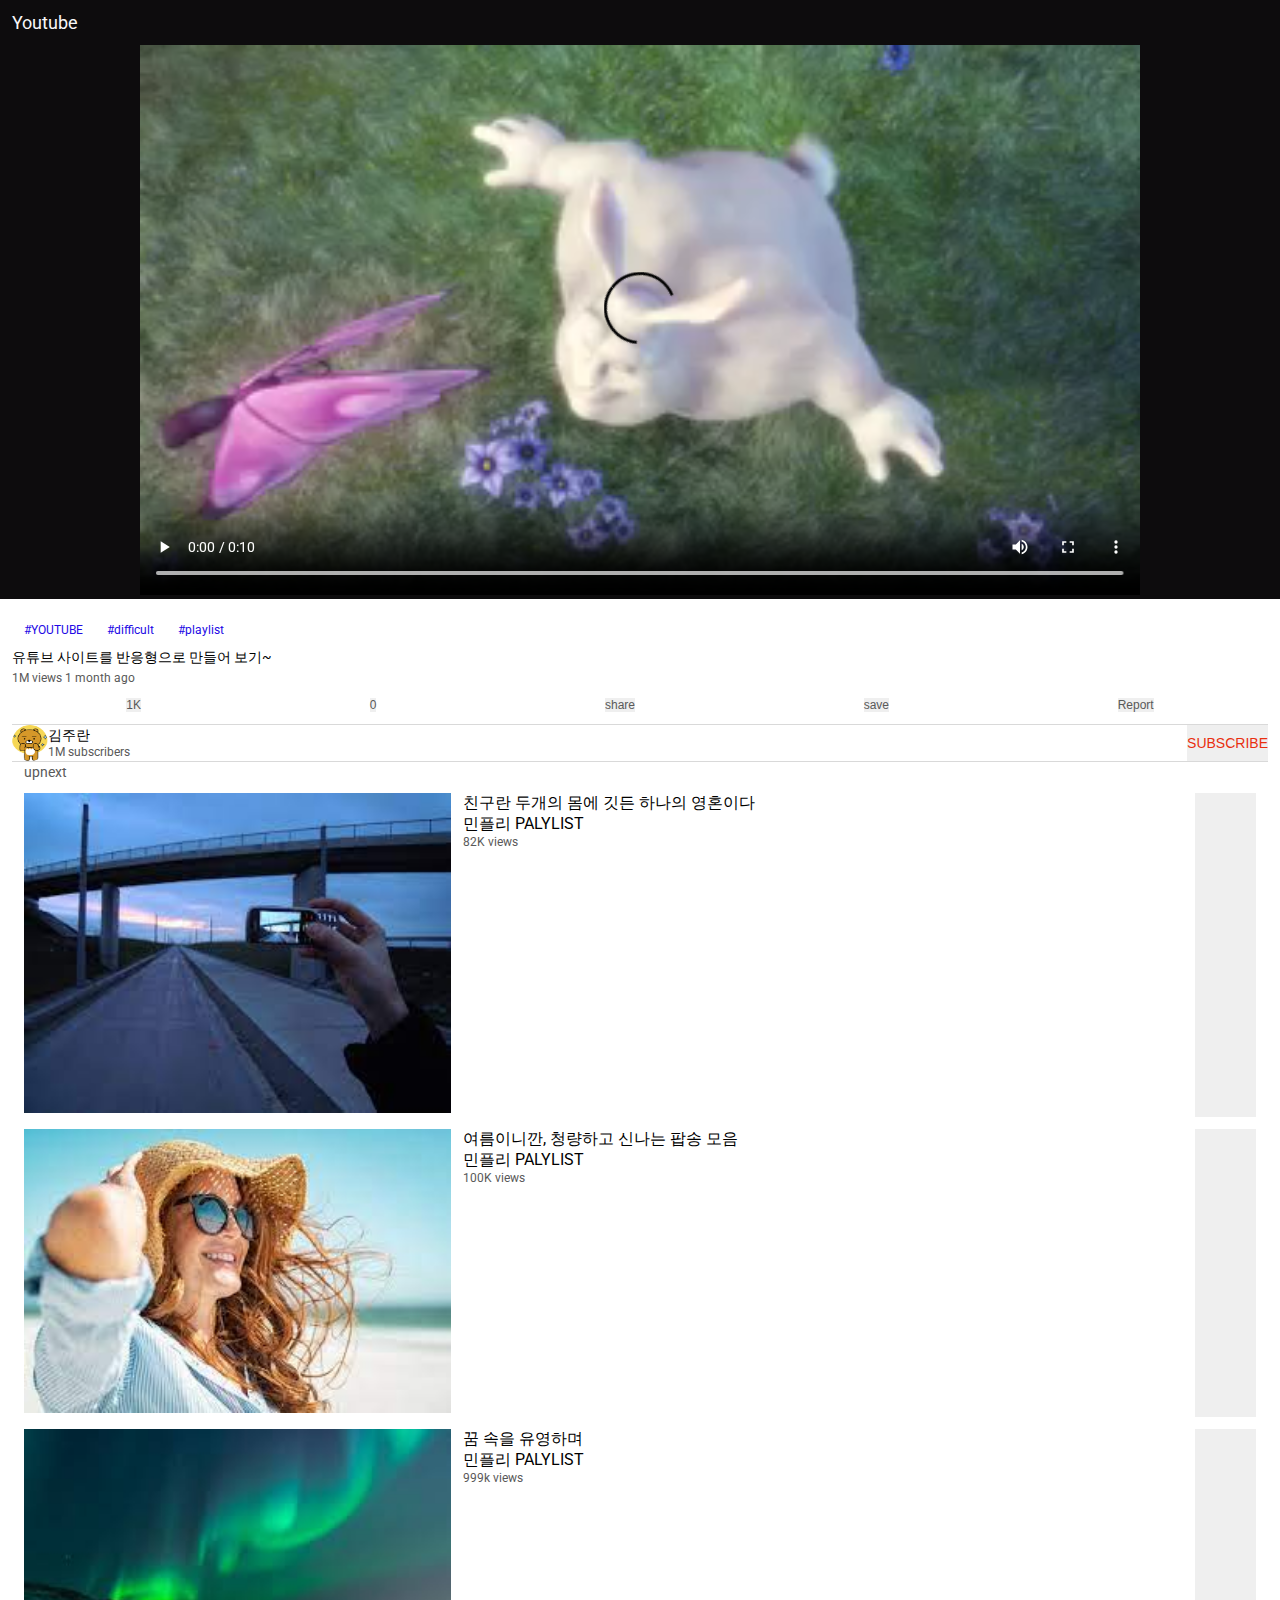
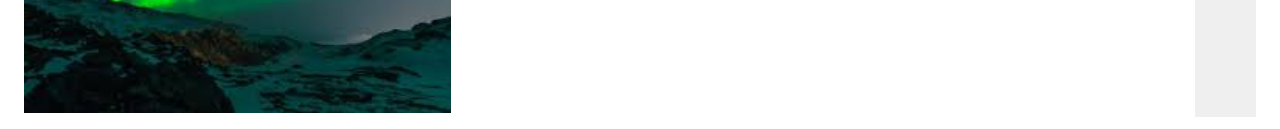
<file: Youtube_mobile/index.html>
<!DOCTYPE html>
<html lang="en">
<head>
    <meta charset="UTF-8">
    <meta http-equiv="X-UA-Compatible" content="IE=edge">
    <meta name="viewport" content="width=device-width, initial-scale=1.0">
    <link rel="stylesheet" href="https://use.fontawesome.com/releases/v5.15.3/css/all.css" integrity="sha384-SZXxX4whJ79/gErwcOYf+zWLeJdY/qpuqC4cAa9rOGUstPomtqpuNWT9wdPEn2fk" crossorigin="anonymous">
    <link rel="preconnect" href="https://fonts.gstatic.com">
    <link rel="preconnect" href="https://fonts.gstatic.com">
<link href="https://fonts.googleapis.com/css2?family=Roboto:ital@1&display=swap" rel="stylesheet">
    <link rel="stylesheet" href="style.css">
    <title>Youtube Mobile</title>
</head>
<body>
    <!--header-->
<header>
    <div class="logo"> 
        <i class="fab fa-youtube"></i>
        <span>Youtube</span>
    </div>
    <div class="icons">
        <i class="fas fa-search"></i>
        <i class="fas fa-ellipsis-v"></i></div>
        
</header>
<!--video player-->
<section class="player">
    <video controls width=400px height="300px" src="video/cute.mp4"></video>
</section>
<!--video info-->
<div class="infoAndupnext">
    <section class="info">
        <div class="metadata">
            <ul class="hashtages">
                <li>#YOUTUBE</li>
                <li>#difficult</li>
                <li>#playlist</li>
            </ul>
            <div class="titleAndButton">
                <span class="title">유튜브 사이트를 반응형으로 만들어 보기~</span>
                <button class="moreBtn">
                    <i class="fas fa-caret-down"></i>
                </button>
            </div>
                <span class="views">1M views 1 month ago</span>
        </div>
        <div class="actions">
            <li>
                <button><i class="active fas fa-thumbs-up"></i><span>1K</span></button></li>
            <li><button><i class="fas fa-thumbs-down"></i><SPAN>0</SPAN></button></li>
            <li><button><i class="fas fa-share"></i><span>share</span></button></li>
            <li><button><i class="fas fa-plus"></i><span>save</span></button></li>
            <li><button><i class="fab fa-font-awesome-flag"></i><span>Report</span></button></li>
        </div>
        <div class="channel">
            <div class="metadata">
                <img src="image/ryan.png" alt="">
                <div class="info">
                    <span class="name">김주란</span>
                    <span class="subscribers">1M subscribers</span>
                </div>
            </div>
            <button class="subscribe">subscribe</button>
        </div>
    </section>
    <section class="upnext">
        <span class="title">upnext</span>
        <ul>
            <li class="item">
                <div class="img"><img src="image/1.jpg" alt=""></div>
                <div class="info">
                    <span class="title">친구란 두개의 몸에 깃든 하나의 영혼이다</span>
                    <span class="name">민플리 PALYLIST</span>
                    <span class="views">82K views</span>
                </div>
                <button class="moreBtn"><i class="fas fa-ellipsis-v"></i></button>
            </li>
            <li class="item">
                <div class="img">            <img src="image/2.jpg" alt="">
                </div>
                <div class="info">
                    <span class="title">여름이니깐, 청량하고 신나는 팝송 모음
                        </span>
                    <span class="name">민플리 PALYLIST</span>
                    <span class="views">100K views</span>
                </div>
                <button class="moreBtn"><i class="fas fa-ellipsis-v"></i></button>
            </li>
            <li class="item">
                <div class="img">            <img src="image/3.jpg" alt="">
                </div>
                <div class="info">
                    <span class="title">꿈 속을 유영하며</span>
                    <span class="name">민플리 PALYLIST</span>
                    <span class="views">999k views</span>
                </div>
                <button class="moreBtn"><i class="fas fa-ellipsis-v"></i></button>
            </li>
        </ul>
    </section>
</div>
</body>
</html>
</file>
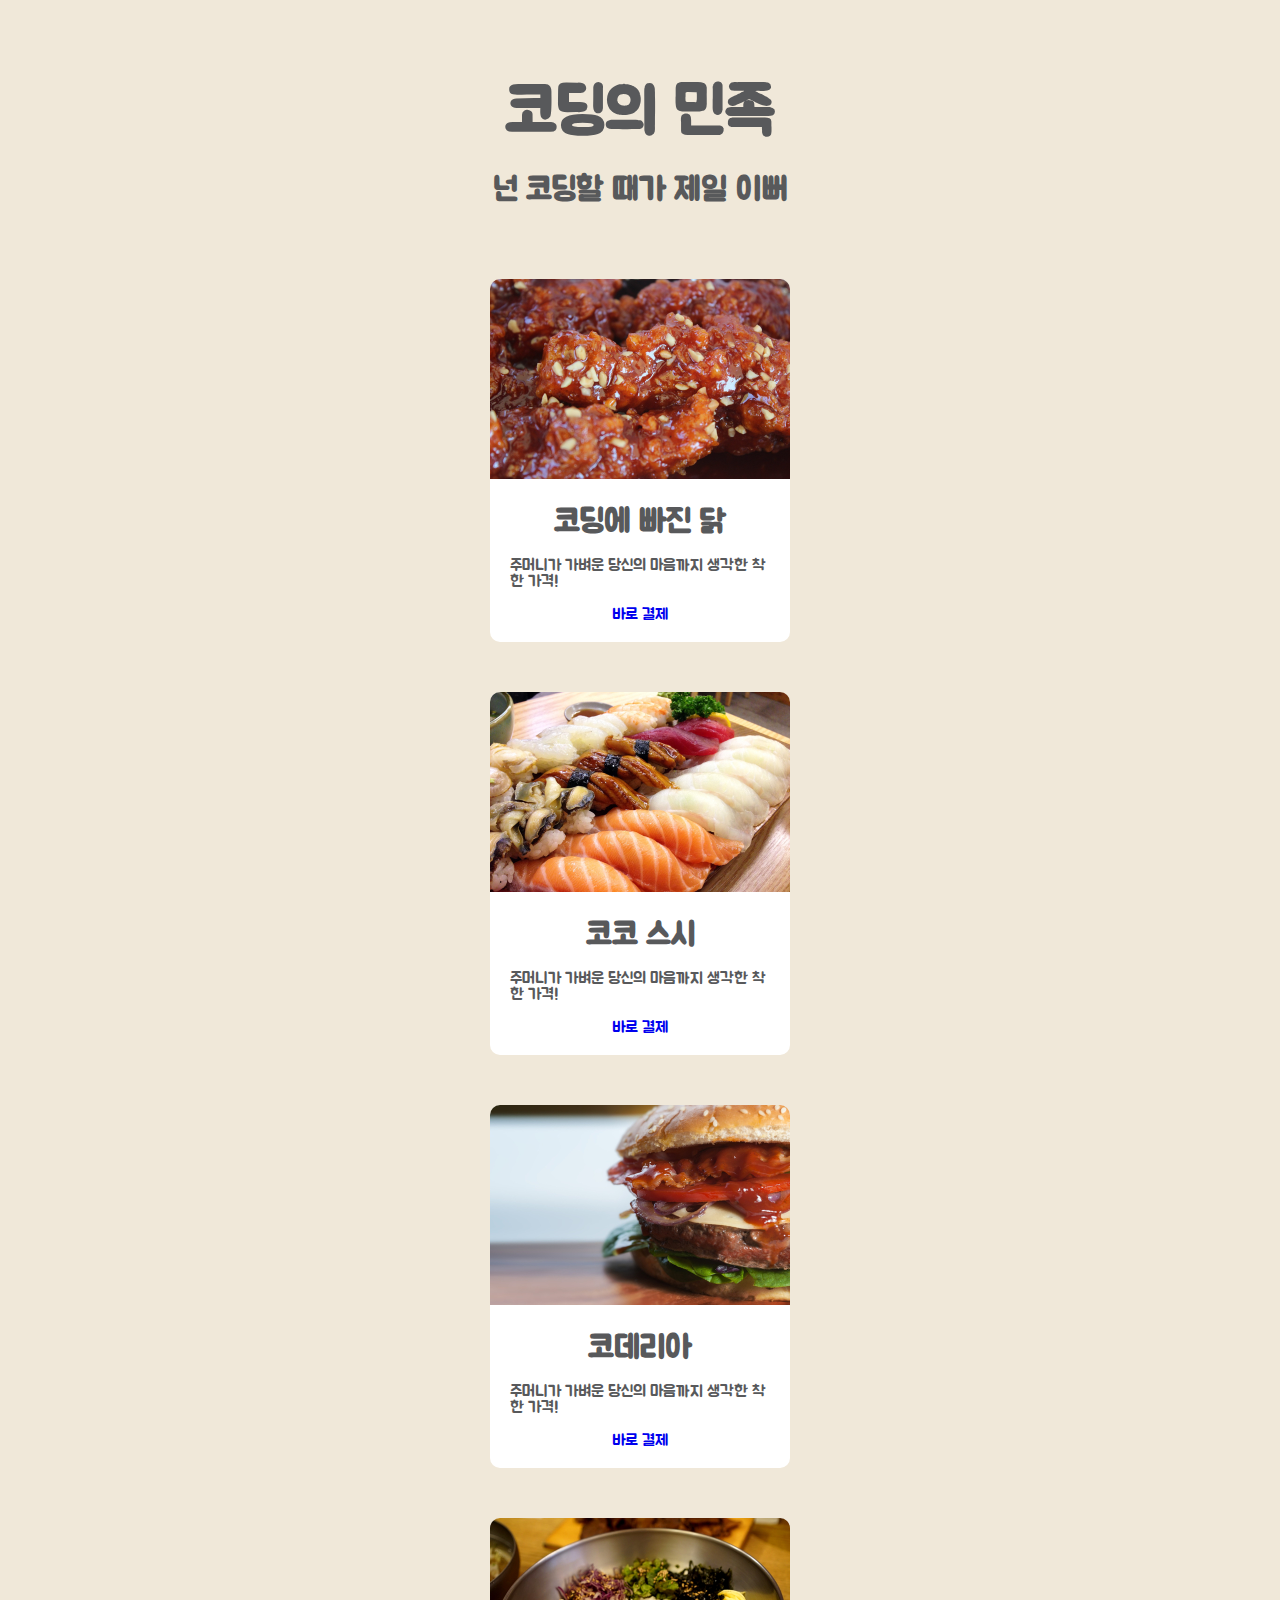
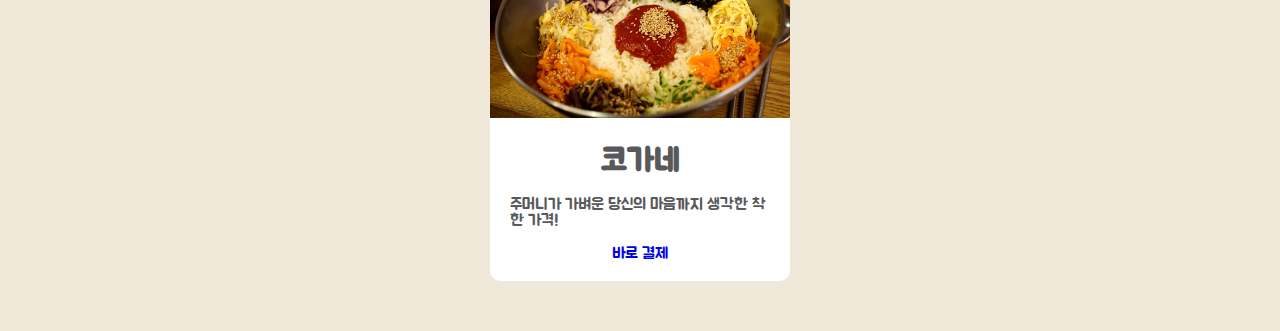
<file: 코딩의민족/index.html>
<!DOCTYPE html>
<html lang="en">
<head>
    <meta charset="UTF-8">
    <meta http-equiv="X-UA-Compatible" content="IE=edge">
    <meta name="viewport" content="width=device-width, initial-scale=1.0">
    <link rel="stylesheet" href="css/style.css">
    <title>코딩의 민족</title>
</head>
<body>
    <div class="header">
        <h1>코딩의 민족</h1>
        <h2>넌 코딩할 때가 제일 이뻐</h2>
    </div>
    <div class="meau">
        <img src="images/chicken.jpg" width="300px" height="200px">
        <div class="info">
            <h3>코딩에 빠진 닭</h3>
            <p>주머니가 가벼운 당신의 마음까지 생각한 착한 가격!</p>
            <a href="#">바로 결제</a>
        </div>
    </div>
    <div class="meau">
        <img src="images/sushi.jpg" width="300px" height="200px">
        <div class="info">
            <h3>코코 스시</h3>
            <p>주머니가 가벼운 당신의 마음까지 생각한 착한 가격!</p>
            <a href="#">바로 결제</a>
        </div>
    </div>
    <div class="meau">
        <img src="images/burger.jpg" width="300px" height="200px">
        <div class="info">
            <h3>코데리아</h3>
            <p>주머니가 가벼운 당신의 마음까지 생각한 착한 가격!</p>
            <a href="#">바로 결제</a>
        </div>
    </div>
    <div class="meau">
        <img src="images/bibimbap.jpg" width="300px" height="200px">
        <div class="info">
            <h3>코가네</h3>
            <p>주머니가 가벼운 당신의 마음까지 생각한 착한 가격!</p>
            <a href="#">바로 결제</a>
        </div>
    </div>
   
</body>
</html>
</file>
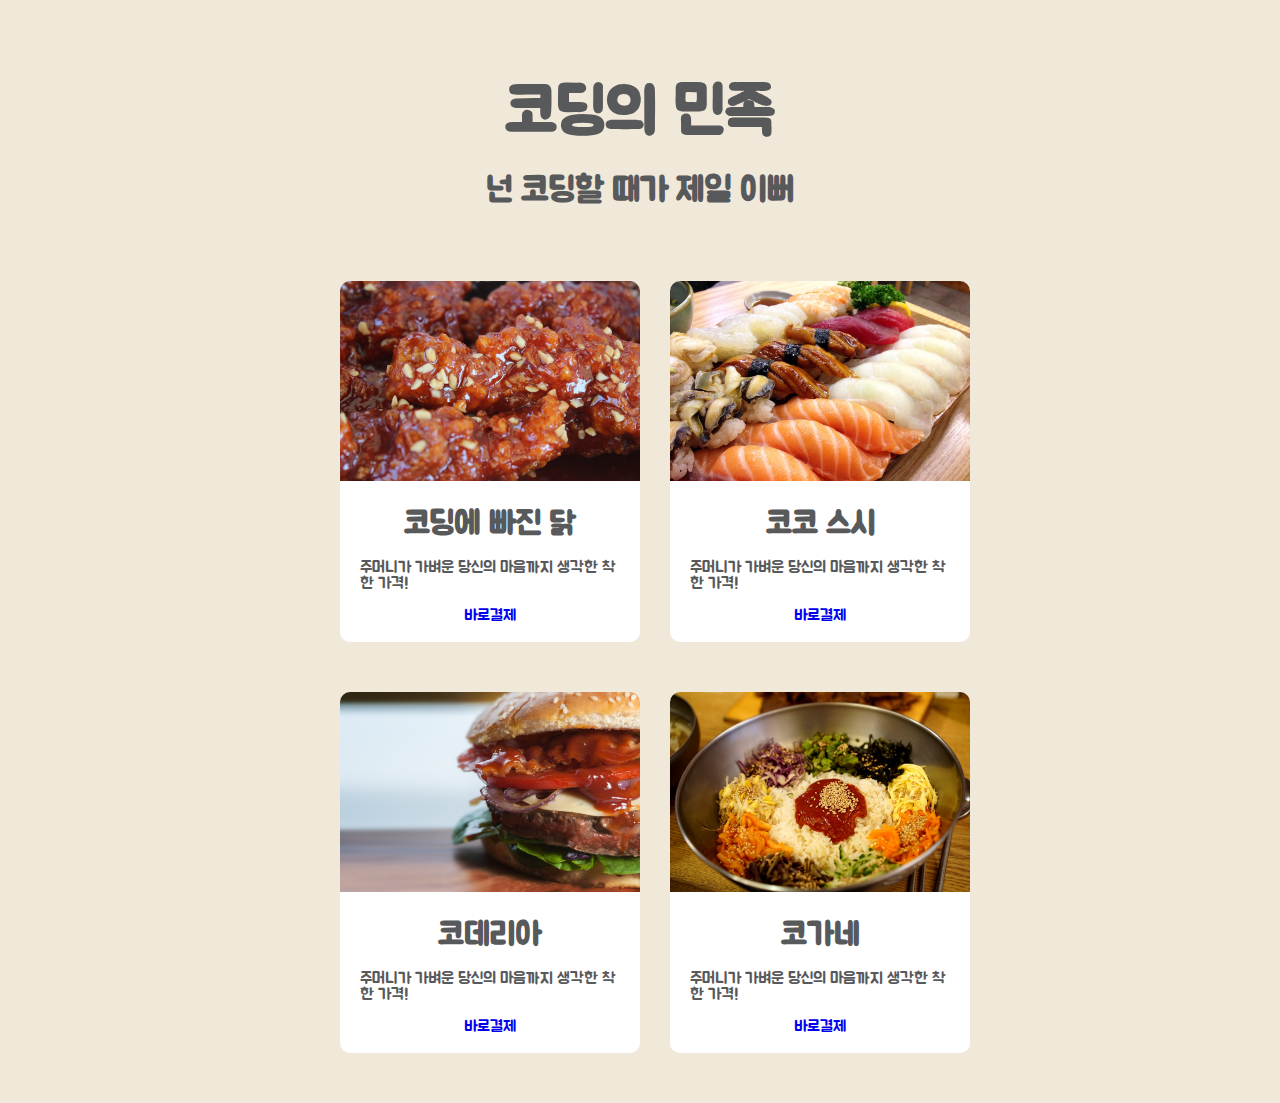
<file: 코딩의민족/index1.html>
<!DOCTYPE html>
<html lang="en">
<head>
    <meta charset="UTF-8">
    <meta http-equiv="X-UA-Compatible" content="IE=edge">
    <meta name="viewport" content="width=device-width, initial-scale=1.0">
    <link rel="stylesheet" href="css/style1.css">  
    <title>코딩의 민족</title>
</head>
<body>
    <div class="header">    
        <h1>코딩의 민족</h1>
        <h2>넌 코딩할 때가 제일 이뻐</h2>
    </div>

    <div class="food-container">
        <div class="food">
            <img src="images/chicken.jpg" width="300px" height="200px">
            <div class="food_info">
                <h3>코딩에 빠진 닭</h3>
                <p>주머니가 가벼운 당신의 마음까지 생각한 착한 가격!</p>
                <a href="#">바로결제</a>
            </div>
        </div>

        <div class="food">
            <img src="images/sushi.jpg" width="300px" height="200px">
            <div class="food_info">
                <h3>코코 스시</h3>
                <p>주머니가 가벼운 당신의 마음까지 생각한 착한 가격!</p>
                <a href="#">바로결제</a>
            </div>
        </div>

        <div class="food">
            <img src="images/burger.jpg" width="300px" height="200px">
            <div class="food_info">
                <h3>코데리아</h3>
                <p>주머니가 가벼운 당신의 마음까지 생각한 착한 가격!</p>
                <a href="#">바로결제</a>
            </div>
        </div>

        <div class="food">
            <img src="images/bibimbap.jpg" width="300px" height="200px">
            <div class="food_info">
                <h3>코가네</h3>
                <p>주머니가 가벼운 당신의 마음까지 생각한 착한 가격!</p>
                <a href="#">바로결제</a>
            </div>
        </div>
    </div>
</body>
</html>
</file>
<file: Youtube_mobile/style.css>
:root {
  /* color */
  --white-color: #f9f7f7;
  --red-color: #e92f0f;
  --black-color: #0d0c0d;
  --blue-color: #2209e5;
  --grey-dark-color: #595959;
  --grey-light-color: #d9d9d9;
  /*size*/
  --padding: 12px;
  --avatar-size: 36px;
  /*font-size*/
  --font-large: 18px;
  --font-medium: 14px;
  --font-small: 12px;
  --font-micro: 10px;
}
* {
  margin: 0;
  padding: 0;
  box-sizing: border-box;
}
body {
  font-family: "Roboto", sans-serif;
}
li {
  list-style: none;
}
button,
button:focus {
  border: none;
  cursor: pointer;
  outline: none;
}
/*header*/
header {
  display: flex;
  justify-content: space-between;
  padding: var(--padding);
  background-color: var(--black-color);
  color: var(--white-color);
}
header .logo {
  font-size: var(--font-large);
}
header .logo i {
  color: var(--red-color);
}
header .icons .fa-search {
  margin-right: var(--padding);
}

/*video player*/
.player {
  position: sticky;
  top: 0;
  text-align: center;
  background-color: var(--black-color);
}
.player video {
  width: 100%;
  height: 100%;
  max-width: 1000px;
}
/*video info*/
body > .info {
  padding: var(--padding);
}
.info .metadata .hashtages {
  display: flex;
  font-size: var(--font-small);
  color: var(--blue-color);
}

.info .metadata .hashtages li {
  margin: var(--padding);
}
.info .metadata .titleAndButton {
  display: flex;
}
.info .metadata .titleAndButton .title {
  font-size: var(--font-medium);
  display: -webkit-box;
  -webkit-box-orient: vertical;
  -webkit-line-clamp: 2;
  overflow: hidden;
  margin-right: var(--padding);
}
.info .metadata .titleAndButton .moreBtn {
  height: 100%;
}
.info .views {
  font-size: var(--font-small);
  color: var(--grey-dark-color);
}
/*actions*/
.actions {
  display: flex;
  justify-content: space-around;
  margin: var(--padding) 0;
}
.actions button {
  display: flex;
  flex-direction: column;
  font-size: var(--font-small);
  color: var(--grey-dark-color);
}
.actions button i {
  margin: 0 auto;
  margin: calcc(var(--padding) / 2);
  font-size: 16px;
}
.actions button i .active {
  color: var(--blue-color);
}
.channel {
  display: flex;
  justify-content: space-between;
  border-top: 1px solid var(--grey-light-color);
  border-bottom: 1px solid var(--grey-light-color);
}
.channel .metadata {
  display: flex;
  align-items: center;
}
.channel .metadata .info {
  display: flex;
  flex-direction: column;
}
.channel .metadata img {
  width: var(--avatar-size);
  height: var(--avatar-size);
  border-radius: 50%;
}
.channel .metadata .info .name {
  font-size: var(--font-medium);
}
.channel .metadata .info .subscribers {
  font-size: var(--font-small);
  color: var(--grey-dark-color);
}
.channel .subscribe {
  text-transform: uppercase;
  color: var(--red-color);
  font-size: var(--font-medium);
}
/*upnext*/
.upnext {
  padding: 0 var(--padding);
}
.upnext > .title {
  font-size: var(--font-medium);
  color: var(--grey-dark-color);
}
.upnext .item {
  display: flex;
  margin-top: var(--padding);
}
.upnext .item .img {
  flex: 1 1 35%;
  margin-right: var(--padding);
}
.upnext .item .img img {
  width: 100%;
}
.upnext .item .info {
  flex: 1 1 60%;
}
.upnext .item .moreBtn {
  flex: 1 1 5%;
}
.upnext .item .info {
  display: flex;
  flex-direction: column;
}
.infoAndupnext {
  dispaly: flex;
  flex-direction: column;
}
@media screen and (min-width: 768px) {
  .infoAndupnext {
    flex-direction: row;
    margin: var(--padding);
  }
}
</file>
<file: 코딩의민족/css/style.css>
@font-face {
  src: url("../fonts/BMJUA_otf.otf");
  font-family: jua;
}
* {
  box-sizing: border-box;
}
body {
  margin: 0;
  background-color: #f0e8d9;
}
.header {
  text-align: center;
}
h1 {
  text-align: center;
  font-size: 64px;
  margin-top: 75px;
  margin-bottom: 30px;
  color: #58595b;
  font-family: jua;
}
h2 {
  text-align: center;
  font-size: 32px;
  margin-bottom: 75px;
  color: #58595b;
  font-family: jua;
}
.meau {
  background-color: white;
  margin-left: auto;
  margin-right: auto;
  width: 300px;
  text-align: center;
  border-radius: 10px;
  overflow: hidden;
  margin-bottom: 50px;
}
.meau .info {
  padding: 20px;
}
.meau h3 {
  color: #58595b;
  font-size: 32px;
  font-family: jua;
  margin-top: 0;
  margin-bottom: 20px;
}
.meau p {
  color: #58595b;
  font-size: 16px;
  font-family: jua;
  margin-top: 0;
  margin-bottom: 16px;
  text-align: left;
}
.meau a {
  color: #0000ee;
  font-size: 16px;
  font-family: jua;
  text-decoration: none;
  margin-top: 0;
}
</file>
<file: 코딩의민족/css/style1.css>
@font-face {
  src: url(../fonts/BMJUA_otf.otf);
  font-family: jua;
}

* {
  box-sizing: border-box;
}

body {
  margin: 0;
  background-color: #f0e8d9;
}

.header {
  text-align: center;
  font-family: jua;
  color: #58595b;
  margin-top: 75px;
  margin-bottom: 75px;
}

.header h1 {
  font-size: 64px;
  margin-bottom: 30px;
  margin-top: 0px;
}

.header h2 {
  font-size: 34px;
  margin-top: 0;
}
.food {
  background-color: white;
  margin-left: auto;
  margin-right: auto;
  width: 300px;
  text-align: center;
  border-radius: 10px;
  overflow: hidden;
  margin-bottom: 50px;

  float: left;
  margin-left: 30px;
  margin-bottom: 50px;
}

.food-container {
  width: 660px;
  margin-left: auto;
  margin-right: auto;
}
.chicken {
  margin-left: 30px;
  margin-bottom: 30px;
  clear: left;
}
.food_info {
  padding: 20px;
  color: #58595b;
  font-family: jua;
}

.food_info h3 {
  font-size: 32px;
  margin-top: 0;
  margin-bottom: 20px;
}

.food_info p {
  font-size: 16px;
  margin-bottom: 16px;
  text-align: left;
}

.food_info a {
  text-decoration: none;
  font-size: 16px;
  color: #0000ee;
  margin-top: 0;
}
</file>
